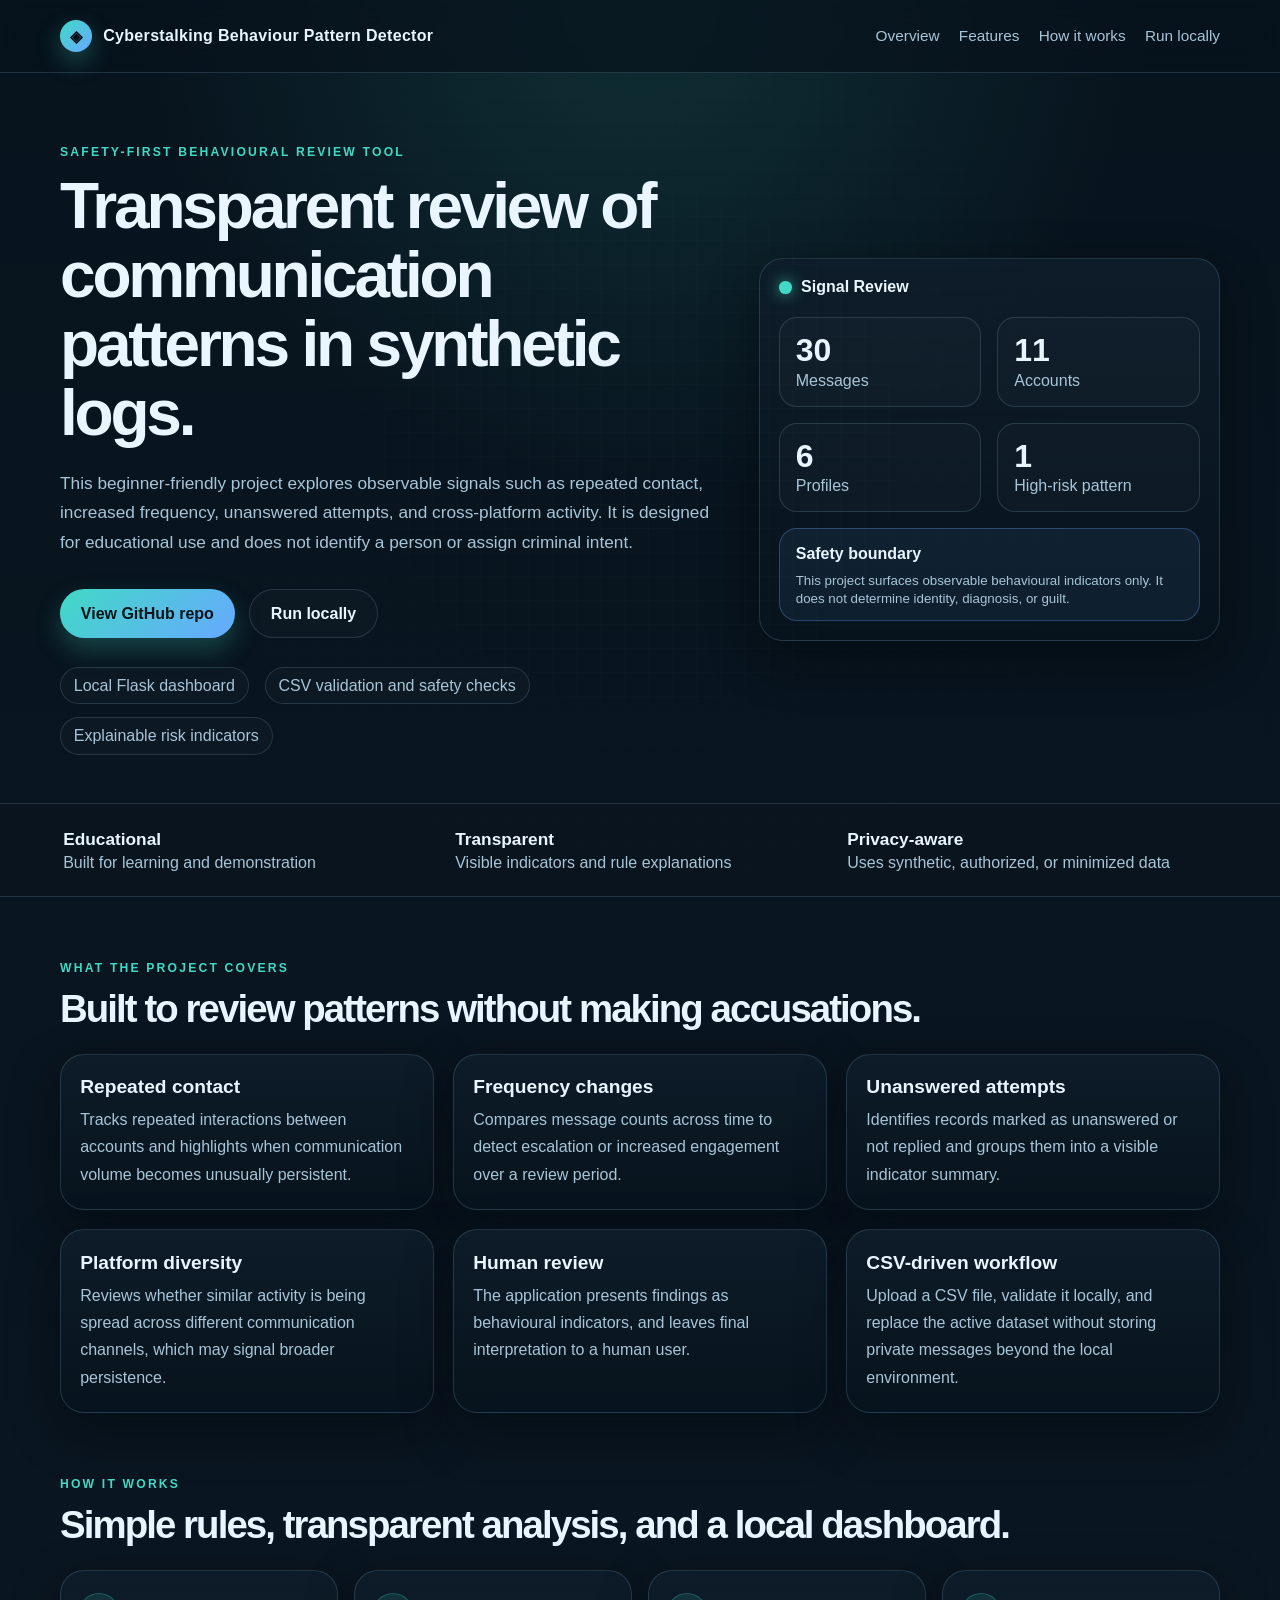
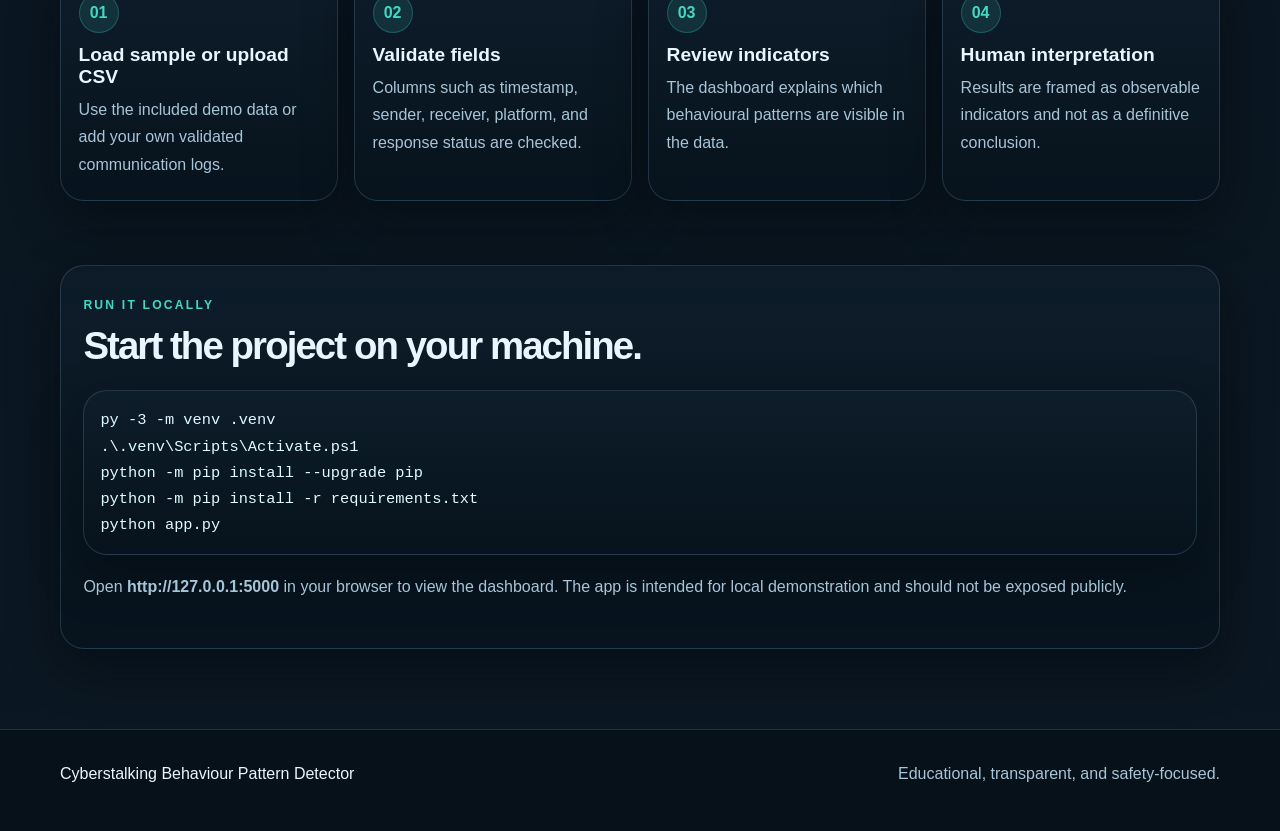
<file: index.html>
<!DOCTYPE html>
<html lang="en">
  <head>
    <meta charset="UTF-8" />
    <meta name="viewport" content="width=device-width, initial-scale=1.0" />
    <meta
      name="description"
      content="Cyberstalking Behaviour Pattern Detector — a beginner-friendly, local web app for reviewing synthetic communication log patterns in a transparent and safety-focused way."
    />
    <title>Cyberstalking Behaviour Pattern Detector</title>
    <link rel="stylesheet" href="styles.css" />
  </head>
  <body>
    <div class="page-shell">
      <header class="site-header">
        <nav class="topbar container">
          <div class="brand">
            <span class="brand-mark">◈</span>
            <span>Cyberstalking Behaviour Pattern Detector</span>
          </div>
          <div class="nav-links">
            <a href="#overview">Overview</a>
            <a href="#features">Features</a>
            <a href="#how-it-works">How it works</a>
            <a href="#run">Run locally</a>
          </div>
        </nav>
      </header>

      <main>
        <section class="hero container" id="overview">
          <div class="hero-copy">
            <p class="eyebrow">Safety-first behavioural review tool</p>
            <h1>Transparent review of communication patterns in synthetic logs.</h1>
            <p class="lead">
              This beginner-friendly project explores observable signals such as repeated contact,
              increased frequency, unanswered attempts, and cross-platform activity. It is designed
              for educational use and does not identify a person or assign criminal intent.
            </p>

            <div class="cta-row">
              <a class="button primary" href="https://github.com/sriramsatyavinaymanni/cyberstakling-behaviour-pattern-dectector" target="_blank" rel="noreferrer">View GitHub repo</a>
              <a class="button secondary" href="#run">Run locally</a>
            </div>

            <ul class="hero-points">
              <li>Local Flask dashboard</li>
              <li>CSV validation and safety checks</li>
              <li>Explainable risk indicators</li>
            </ul>
          </div>

          <div class="hero-card">
            <div class="card-header">
              <span class="dot green"></span>
              <span>Signal Review</span>
            </div>
            <div class="stat-grid">
              <div>
                <strong>30</strong>
                <span>Messages</span>
              </div>
              <div>
                <strong>11</strong>
                <span>Accounts</span>
              </div>
              <div>
                <strong>6</strong>
                <span>Profiles</span>
              </div>
              <div>
                <strong>1</strong>
                <span>High-risk pattern</span>
              </div>
            </div>
            <div class="mini-panel">
              <p>Safety boundary</p>
              <small>
                This project surfaces observable behavioural indicators only. It does not determine
                identity, diagnosis, or guilt.
              </small>
            </div>
          </div>
        </section>

        <section class="feature-band">
          <div class="container feature-strip">
            <div>
              <strong>Educational</strong>
              <span>Built for learning and demonstration</span>
            </div>
            <div>
              <strong>Transparent</strong>
              <span>Visible indicators and rule explanations</span>
            </div>
            <div>
              <strong>Privacy-aware</strong>
              <span>Uses synthetic, authorized, or minimized data</span>
            </div>
          </div>
        </section>

        <section class="container" id="features">
          <div class="section-head">
            <p class="eyebrow">What the project covers</p>
            <h2>Built to review patterns without making accusations.</h2>
          </div>

          <div class="card-grid">
            <article class="info-card">
              <h3>Repeated contact</h3>
              <p>
                Tracks repeated interactions between accounts and highlights when communication volume
                becomes unusually persistent.
              </p>
            </article>

            <article class="info-card">
              <h3>Frequency changes</h3>
              <p>
                Compares message counts across time to detect escalation or increased engagement over a
                review period.
              </p>
            </article>

            <article class="info-card">
              <h3>Unanswered attempts</h3>
              <p>
                Identifies records marked as unanswered or not replied and groups them into a visible
                indicator summary.
              </p>
            </article>

            <article class="info-card">
              <h3>Platform diversity</h3>
              <p>
                Reviews whether similar activity is being spread across different communication channels,
                which may signal broader persistence.
              </p>
            </article>

            <article class="info-card">
              <h3>Human review</h3>
              <p>
                The application presents findings as behavioural indicators, and leaves final interpretation
                to a human user.
              </p>
            </article>

            <article class="info-card">
              <h3>CSV-driven workflow</h3>
              <p>
                Upload a CSV file, validate it locally, and replace the active dataset without storing
                private messages beyond the local environment.
              </p>
            </article>
          </div>
        </section>

        <section class="container" id="how-it-works">
          <div class="section-head">
            <p class="eyebrow">How it works</p>
            <h2>Simple rules, transparent analysis, and a local dashboard.</h2>
          </div>

          <div class="steps">
            <div class="step">
              <span>01</span>
              <h3>Load sample or upload CSV</h3>
              <p>Use the included demo data or add your own validated communication logs.</p>
            </div>
            <div class="step">
              <span>02</span>
              <h3>Validate fields</h3>
              <p>Columns such as timestamp, sender, receiver, platform, and response status are checked.</p>
            </div>
            <div class="step">
              <span>03</span>
              <h3>Review indicators</h3>
              <p>The dashboard explains which behavioural patterns are visible in the data.</p>
            </div>
            <div class="step">
              <span>04</span>
              <h3>Human interpretation</h3>
              <p>Results are framed as observable indicators and not as a definitive conclusion.</p>
            </div>
          </div>
        </section>

        <section class="container stack-panel" id="run">
          <div class="section-head narrow">
            <p class="eyebrow">Run it locally</p>
            <h2>Start the project on your machine.</h2>
          </div>

          <div class="code-box">
            <pre><code>py -3 -m venv .venv
.\.venv\Scripts\Activate.ps1
python -m pip install --upgrade pip
python -m pip install -r requirements.txt
python app.py</code></pre>
          </div>

          <p class="note">
            Open <strong>http://127.0.0.1:5000</strong> in your browser to view the dashboard. The app is
            intended for local demonstration and should not be exposed publicly.
          </p>
        </section>
      </main>

      <footer class="site-footer">
        <div class="container footer-inner">
          <p>Cyberstalking Behaviour Pattern Detector</p>
          <p class="muted">Educational, transparent, and safety-focused.</p>
        </div>
      </footer>
    </div>
  </body>
</html>
</file>
<file: styles.css>
:root {
  --bg: #07131d;
  --bg-soft: #0d1d2a;
  --panel: rgba(12, 25, 38, 0.9);
  --panel-alt: rgba(17, 35, 50, 0.9);
  --line: rgba(129, 169, 197, 0.22);
  --text: #eaf6ff;
  --muted: #a8c5d8;
  --accent: #41d9c5;
  --accent-2: #67a9ff;
  --danger: #ff7b7b;
  --warning: #ffc76d;
  --shadow: 0 18px 50px rgba(2, 6, 12, 0.45);
}

* {
  box-sizing: border-box;
}

html {
  scroll-behavior: smooth;
}

body {
  margin: 0;
  font-family: "Segoe UI", Tahoma, Geneva, Verdana, sans-serif;
  background:
    radial-gradient(circle at top, rgba(65, 217, 197, 0.14), transparent 20%),
    linear-gradient(180deg, #07131d 0%, #0b1722 100%);
  color: var(--text);
}

body::before {
  content: "";
  position: fixed;
  inset: 0;
  pointer-events: none;
  background-image: linear-gradient(rgba(255, 255, 255, 0.015) 1px, transparent 1px),
    linear-gradient(90deg, rgba(255, 255, 255, 0.015) 1px, transparent 1px);
  background-size: 24px 24px;
  mask-image: radial-gradient(circle at center, black, transparent 88%);
}

.container {
  width: min(1160px, calc(100% - 2rem));
  margin: 0 auto;
}

.site-header {
  position: sticky;
  top: 0;
  z-index: 10;
  backdrop-filter: blur(12px);
  background: rgba(7, 19, 29, 0.72);
  border-bottom: 1px solid var(--line);
}

.topbar {
  display: flex;
  align-items: center;
  justify-content: space-between;
  min-height: 72px;
  gap: 1rem;
}

.brand {
  display: inline-flex;
  align-items: center;
  gap: 0.7rem;
  font-weight: 700;
  letter-spacing: 0.02em;
}

.brand-mark {
  display: inline-grid;
  place-items: center;
  width: 2rem;
  height: 2rem;
  border-radius: 50%;
  background: linear-gradient(135deg, var(--accent), var(--accent-2));
  color: #031018;
  font-size: 1rem;
  box-shadow: 0 10px 24px rgba(65, 217, 197, 0.3);
}

.nav-links {
  display: flex;
  gap: 1.2rem;
  flex-wrap: wrap;
}

.nav-links a {
  color: var(--muted);
  text-decoration: none;
  font-size: 0.96rem;
}

.nav-links a:hover {
  color: var(--text);
}

.hero {
  display: grid;
  grid-template-columns: 1.3fr 0.9fr;
  gap: 2rem;
  align-items: center;
  padding: 4.5rem 0 3rem;
}

.eyebrow {
  margin: 0 0 0.8rem;
  color: var(--accent);
  font-size: 0.76rem;
  letter-spacing: 0.18em;
  text-transform: uppercase;
  font-weight: 700;
}

.hero-copy h1,
.section-head h2 {
  margin: 0;
  line-height: 1.08;
  letter-spacing: -0.05em;
}

.hero-copy h1 {
  font-size: clamp(2.5rem, 5vw, 4.5rem);
  max-width: 720px;
}

.lead {
  color: var(--muted);
  font-size: 1.08rem;
  line-height: 1.7;
  max-width: 660px;
  margin: 1.3rem 0 0;
}

.cta-row {
  display: flex;
  flex-wrap: wrap;
  gap: 0.9rem;
  margin-top: 2rem;
}

.button {
  display: inline-flex;
  align-items: center;
  justify-content: center;
  padding: 0.9rem 1.3rem;
  border-radius: 999px;
  text-decoration: none;
  font-weight: 700;
  transition: transform 0.2s ease, box-shadow 0.2s ease;
}

.button:hover {
  transform: translateY(-1px);
}

.button.primary {
  background: linear-gradient(135deg, var(--accent), var(--accent-2));
  color: #06141a;
  box-shadow: 0 12px 26px rgba(65, 217, 197, 0.25);
}

.button.secondary {
  background: rgba(255, 255, 255, 0.02);
  border: 1px solid var(--line);
  color: var(--text);
}

.hero-points {
  list-style: none;
  padding: 0;
  margin: 1.8rem 0 0;
  display: flex;
  flex-wrap: wrap;
  gap: 0.8rem 1rem;
  color: var(--muted);
}

.hero-points li {
  border: 1px solid var(--line);
  border-radius: 999px;
  padding: 0.55rem 0.8rem;
  background: rgba(255, 255, 255, 0.02);
}

.hero-card,
.info-card,
.step,
.code-box,
.stack-panel {
  background: linear-gradient(180deg, rgba(14, 29, 42, 0.96), rgba(7, 19, 29, 0.94));
  border: 1px solid var(--line);
  border-radius: 24px;
  box-shadow: var(--shadow);
}

.hero-card {
  padding: 1.2rem;
}

.card-header {
  display: flex;
  align-items: center;
  gap: 0.6rem;
  font-weight: 700;
  margin-bottom: 1.3rem;
}

.dot {
  width: 0.8rem;
  height: 0.8rem;
  border-radius: 50%;
  display: inline-block;
}

.dot.green {
  background: var(--accent);
  box-shadow: 0 0 15px rgba(65, 217, 197, 0.8);
}

.stat-grid {
  display: grid;
  grid-template-columns: repeat(2, minmax(0, 1fr));
  gap: 1rem;
}

.stat-grid div {
  display: flex;
  flex-direction: column;
  gap: 0.35rem;
  padding: 1rem;
  border-radius: 18px;
  background: rgba(255, 255, 255, 0.02);
  border: 1px solid var(--line);
}

.stat-grid strong {
  font-size: 2rem;
  line-height: 1;
}

.stat-grid span,
.mini-panel small,
.note,
.info-card p,
.step p {
  color: var(--muted);
}

.mini-panel {
  margin-top: 1rem;
  padding: 1rem 1rem 0.8rem;
  background: rgba(103, 169, 255, 0.08);
  border: 1px solid rgba(103, 169, 255, 0.3);
  border-radius: 18px;
}

.mini-panel p {
  margin: 0 0 0.5rem;
  font-weight: 700;
}

.feature-band {
  border-top: 1px solid var(--line);
  border-bottom: 1px solid var(--line);
  background: rgba(9, 20, 31, 0.8);
}

.feature-strip {
  display: grid;
  grid-template-columns: repeat(3, minmax(0, 1fr));
  gap: 1rem;
  padding: 1.15rem 0;
}

.feature-strip div {
  display: flex;
  flex-direction: column;
  gap: 0.25rem;
  padding: 0.4rem 0.2rem;
}

.feature-strip strong {
  font-size: 1.08rem;
}

.feature-strip span {
  color: var(--muted);
}

.section-head {
  padding-top: 4rem;
  margin-bottom: 1.5rem;
}

.section-head h2 {
  font-size: clamp(1.8rem, 3vw, 3rem);
}

.card-grid {
  display: grid;
  grid-template-columns: repeat(3, minmax(0, 1fr));
  gap: 1.2rem;
}

.info-card {
  padding: 1.35rem 1.2rem;
}

.info-card h3,
.step h3 {
  margin: 0 0 0.5rem;
  font-size: 1.2rem;
}

.info-card p,
.step p {
  margin: 0;
  line-height: 1.7;
}

.steps {
  display: grid;
  grid-template-columns: repeat(4, minmax(0, 1fr));
  gap: 1rem;
  margin-top: 1rem;
}

.step {
  padding: 1.4rem 1.1rem;
}

.step span {
  display: inline-flex;
  width: 2.5rem;
  height: 2.5rem;
  align-items: center;
  justify-content: center;
  border-radius: 50%;
  background: rgba(65, 217, 197, 0.12);
  border: 1px solid rgba(65, 217, 197, 0.25);
  color: var(--accent);
  font-weight: 700;
  margin-bottom: 0.7rem;
}

.stack-panel {
  margin: 4rem auto 5rem;
  padding: 2rem 1.4rem;
}

.narrow {
  padding-top: 0;
}

.code-box {
  margin-top: 1rem;
  padding: 1rem;
  overflow-x: auto;
}

.code-box pre {
  margin: 0;
  color: #dffbff;
  font-size: 0.96rem;
  line-height: 1.7;
}

.note {
  margin-top: 1.1rem;
  line-height: 1.7;
}

.site-footer {
  border-top: 1px solid var(--line);
  background: rgba(7, 17, 25, 0.9);
}

.footer-inner {
  display: flex;
  align-items: center;
  justify-content: space-between;
  gap: 1rem;
  padding: 1.2rem 0 2rem;
  flex-wrap: wrap;
}

.muted {
  color: var(--muted);
}

@media (max-width: 900px) {
  .hero,
  .card-grid,
  .steps,
  .feature-strip {
    grid-template-columns: 1fr 1fr;
  }

  .hero {
    grid-template-columns: 1fr;
  }
}

@media (max-width: 680px) {
  .topbar,
  .footer-inner {
    flex-direction: column;
    align-items: flex-start;
  }

  .nav-links {
    gap: 0.7rem;
  }

  .card-grid,
  .feature-strip,
  .steps {
    grid-template-columns: 1fr;
  }

  .site-header {
    position: static;
  }
}
</file>
